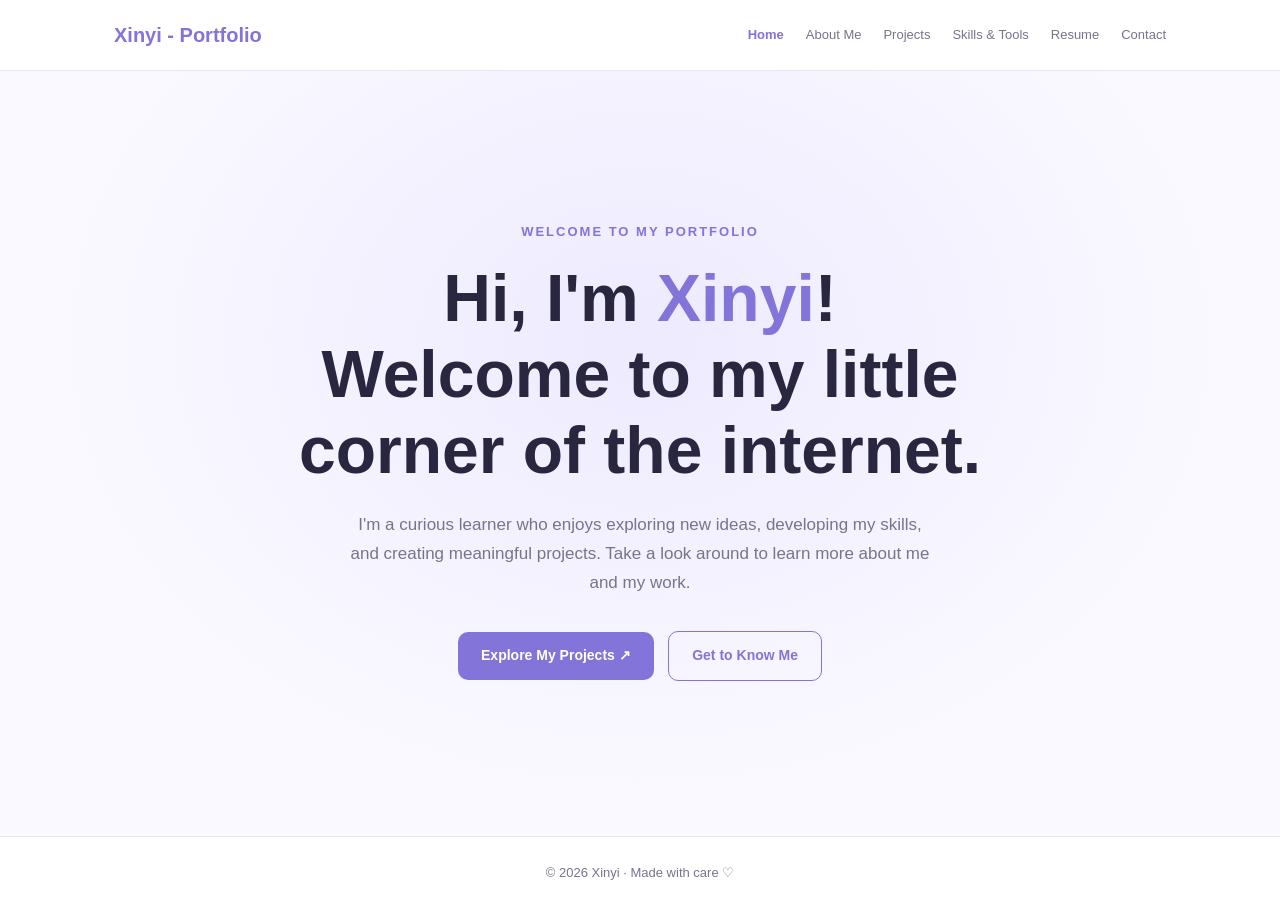
<file: index.html>
<!DOCTYPE html>
<html lang="en">
<head>
  <meta charset="UTF-8">
  <meta name="viewport" content="width=device-width, initial-scale=1.0">
  <meta name="description" content="Xinyi's personal portfolio">
  <title>Home | Xinyi</title>
  <link rel="stylesheet" href="style.css">
</head>
<body>

<header>
  <nav>
    <a class="logo" href="index.html">Xinyi - Portfolio </a>
    <div class="nav-links">
      <a class="active" href="index.html">Home</a>
      <a href="about.html">About Me</a>
      <a href="projects.html">Projects</a>
      <a href="skills.html">Skills &amp; Tools</a>
      <a href="resume.html">Resume</a>
      <a href="contact.html">Contact</a>
    </div>
  </nav>
</header>

<main>
  <section class="hero">
    <div class="hero-content">
      <p class="eyebrow">Welcome to my portfolio</p>

      <h1>
        Hi, I'm <span class="highlight">Xinyi</span>!
        <br>
        Welcome to my little corner of the internet.
      </h1>

      <p class="intro">
        I'm a curious learner who enjoys exploring new ideas,
        developing my skills, and creating meaningful projects.
        Take a look around to learn more about me and my work.
      </p>

      <a class="button" href="projects.html">Explore My Projects ↗</a>
      <a class="button button-outline" href="about.html">Get to Know Me</a>
    </div>
  </section>
</main>

<footer>
  <p>© 2026 Xinyi · Made with care ♡</p>
</footer>

</body>
</html>
</file>
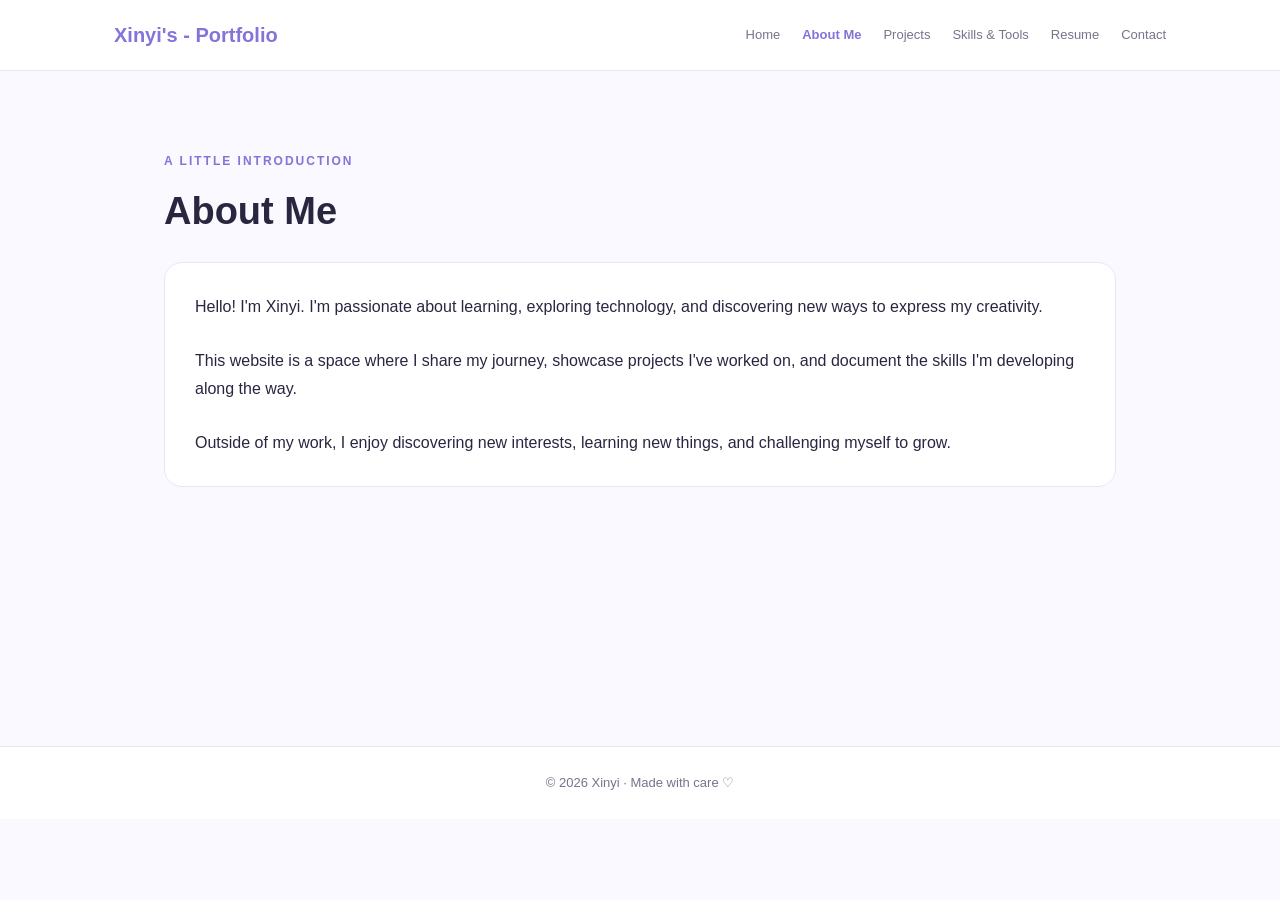
<file: about.html>
<!DOCTYPE html>
<html lang="en">
<head>
  <meta charset="UTF-8">
  <meta name="viewport" content="width=device-width, initial-scale=1.0">
  <title>About Me | Xinyi</title>
  <link rel="stylesheet" href="style.css">
</head>
<body>

<header>
  <nav>
    <a class="logo" href="index.html">Xinyi's - Portfolio</a>
    <div class="nav-links">
      <a href="index.html">Home</a>
      <a class="active" href="about.html">About Me</a>
      <a href="projects.html">Projects</a>
      <a href="skills.html">Skills &amp; Tools</a>
      <a href="resume.html">Resume</a>
      <a href="contact.html">Contact</a>
    </div>
  </nav>
</header>

<main class="container page-content">
  <p class="section-label">A little introduction</p>
  <h2>About Me</h2>

  <div class="about-box">
    <p>
      Hello! I'm Xinyi. I'm passionate about learning,
      exploring technology, and discovering new ways to
      express my creativity.
    </p>
    <br>
    <p>
      This website is a space where I share my journey,
      showcase projects I've worked on, and document the
      skills I'm developing along the way.
    </p>
    <br>
    <p>
      Outside of my work, I enjoy discovering new interests,
      learning new things, and challenging myself to grow.
    </p>
  </div>
</main>

<footer>
  <p>© 2026 Xinyi · Made with care ♡</p>
</footer>

</body>
</html>
</file>
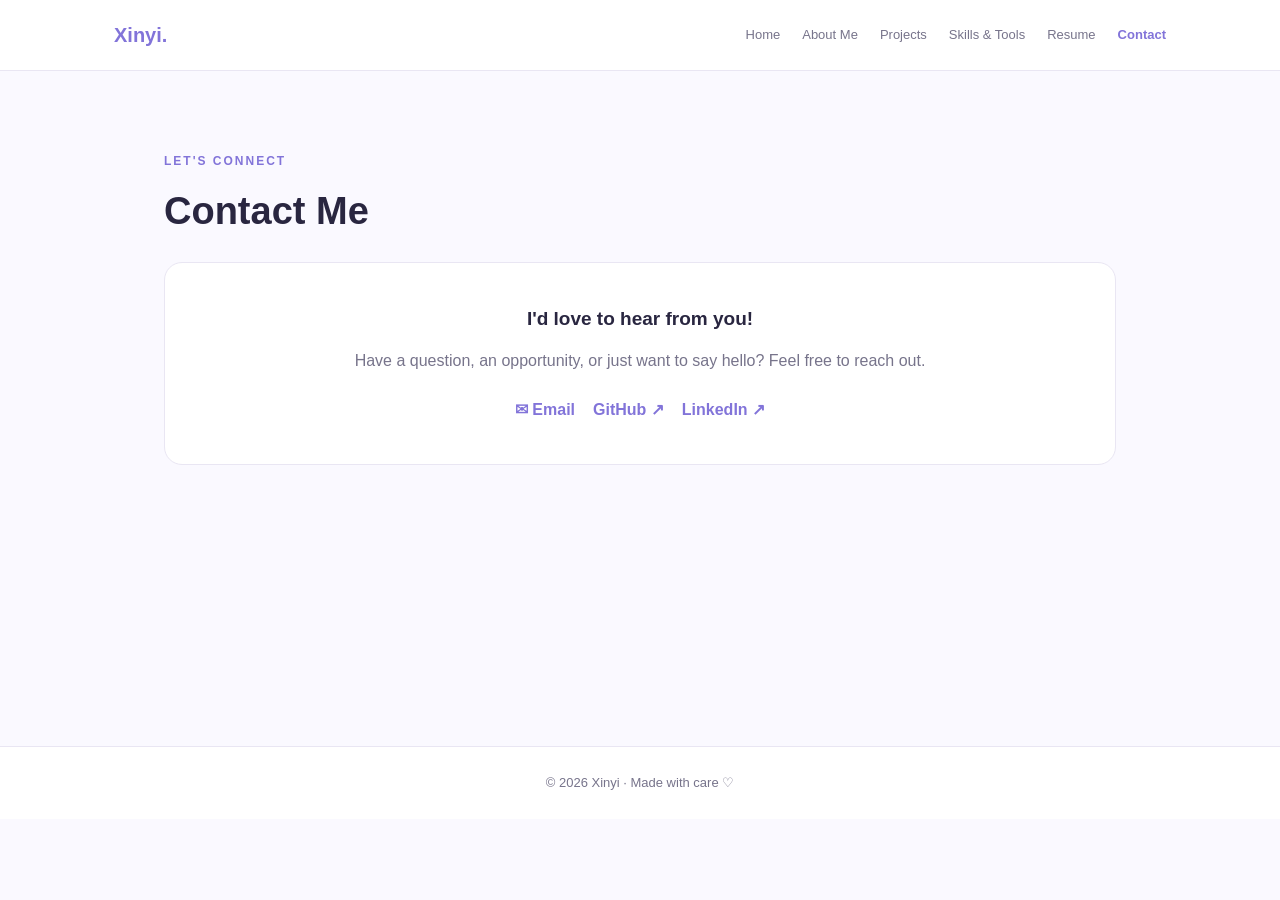
<file: contact.html>
<!DOCTYPE html>
<html lang="en">
<head>
  <meta charset="UTF-8">
  <meta name="viewport" content="width=device-width, initial-scale=1.0">
  <title>Contact | Xinyi</title>
  <link rel="stylesheet" href="style.css">
</head>
<body>

<header>
  <nav>
    <a class="logo" href="index.html">Xinyi.</a>
    <div class="nav-links">
      <a href="index.html">Home</a>
      <a href="about.html">About Me</a>
      <a href="projects.html">Projects</a>
      <a href="skills.html">Skills &amp; Tools</a>
      <a href="resume.html">Resume</a>
      <a class="active" href="contact.html">Contact</a>
    </div>
  </nav>
</header>

<main class="container page-content">
  <p class="section-label">Let's connect</p>
  <h2>Contact Me</h2>

  <div class="contact-box">
    <h3>I'd love to hear from you!</h3>

    <p class="section-description" style="margin: 12px auto;">
      Have a question, an opportunity, or just want to say
      hello? Feel free to reach out.
    </p>

    <div class="contact-links">

      <a href="mailto:your-email@example.com">
        ✉ Email
      </a>

      <a href="https://github.com/xinyi-xp"
         target="_blank"
         rel="noopener noreferrer">
        GitHub ↗
      </a>

      <a href="https://www.linkedin.com/"
         target="_blank"
         rel="noopener noreferrer">
        LinkedIn ↗
      </a>

    </div>
  </div>
</main>

<footer>
  <p>© 2026 Xinyi · Made with care ♡</p>
</footer>

</body>
</html>
</file>
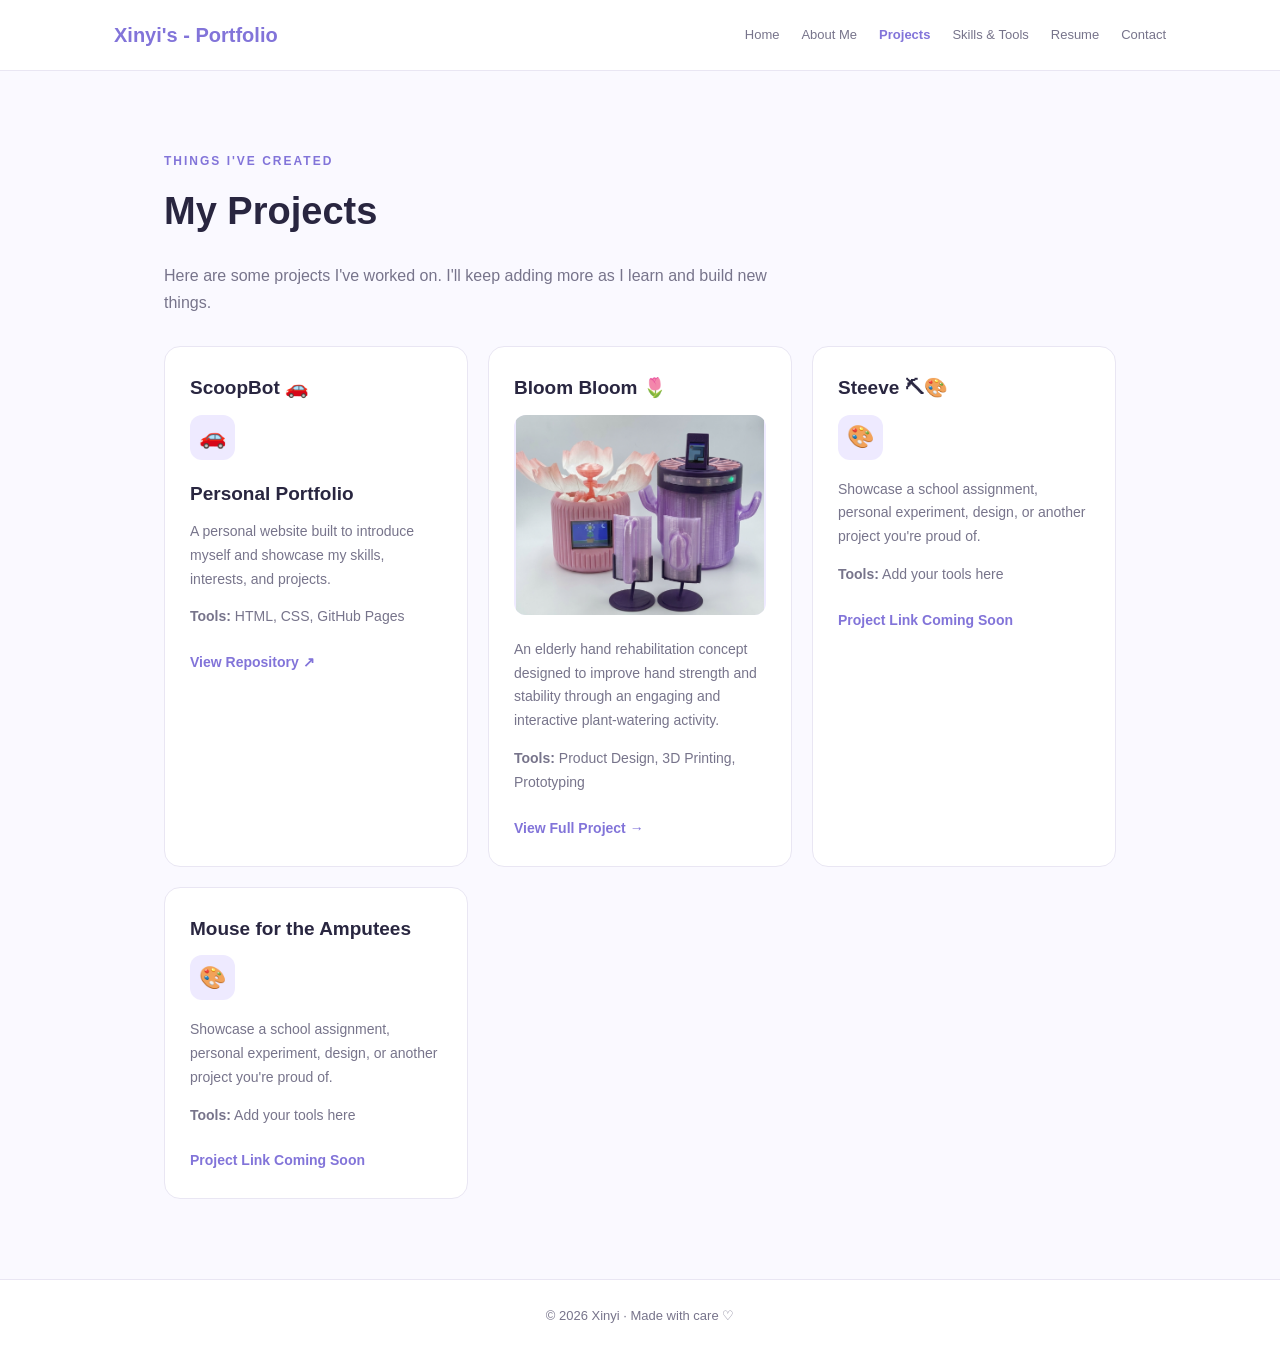
<file: projects.html>
<!DOCTYPE html>
<html lang="en">
<head>
  <meta charset="UTF-8">
  <meta name="viewport" content="width=device-width, initial-scale=1.0">
  <title>Projects | Xinyi</title>
  <link rel="stylesheet" href="style.css">
</head>
<body>

<header>
  <nav>
    <a class="logo" href="index.html">Xinyi's - Portfolio </a>
    <div class="nav-links">
      <a href="index.html">Home</a>
      <a href="about.html">About Me</a>
      <a class="active" href="projects.html">Projects</a>
      <a href="skills.html">Skills &amp; Tools</a>
      <a href="resume.html">Resume</a>
      <a href="contact.html">Contact</a>
    </div>
  </nav>
</header>

<main class="container page-content">
  <p class="section-label">Things I've created</p>
  <h2>My Projects</h2>

  <p class="section-description">
    Here are some projects I've worked on. I'll keep adding
    more as I learn and build new things.
  </p>

  <div class="grid">   
    
    <article class="card">
      <h3>ScoopBot 🚗</h3>
      <div class="icon">🚗</div>
      <h3>Personal Portfolio</h3>
      <p>
        A personal website built to introduce myself and
        showcase my skills, interests, and projects.
      </p>
      <p><strong>Tools:</strong> HTML, CSS, GitHub Pages</p>
      <a class="card-link"
         href="https://github.com/xinyi-xp/xinyi-xp.github.io"
         target="_blank"
         rel="noopener noreferrer">
        View Repository ↗
      </a>
    </article>

    <article class="card">
    <h3>Bloom Bloom 🌷</h3>

    <img
      src="Images/Bloom Bloom/fullset.jpeg"
      alt="Bloom Bloom Project"
      class="project-image"
    >

    <p>
      An elderly hand rehabilitation concept designed to
      improve hand strength and stability through an
      engaging and interactive plant-watering activity.
    </p>

    <p><strong>Tools:</strong> Product Design, 3D Printing, Prototyping</p>

    <a class="card-link" href="projects/bloombloom.html">
      View Full Project →
    </a>
    </article>

    <article class="card">
      <h3>Steeve ⛏🎨</h3>
      <div class="icon">🎨</div>
      
      <p>
        Showcase a school assignment, personal experiment,
        design, or another project you're proud of.
      </p>
      <p><strong>Tools:</strong> Add your tools here</p>
      <a class="card-link" href="contact.html">
        Project Link Coming Soon
      </a>
    </article>

    
     <article class="card">
      <h3>Mouse for the Amputees</h3>
      <div class="icon">🎨</div>
      
      <p>
        Showcase a school assignment, personal experiment,
        design, or another project you're proud of.
      </p>
      <p><strong>Tools:</strong> Add your tools here</p>
      <a class="card-link" href="contact.html">
        Project Link Coming Soon
      </a>
    </article>

  </div>
</main>

<footer>
  <p>© 2026 Xinyi · Made with care ♡</p>
</footer>

</body>
</html>
</file>
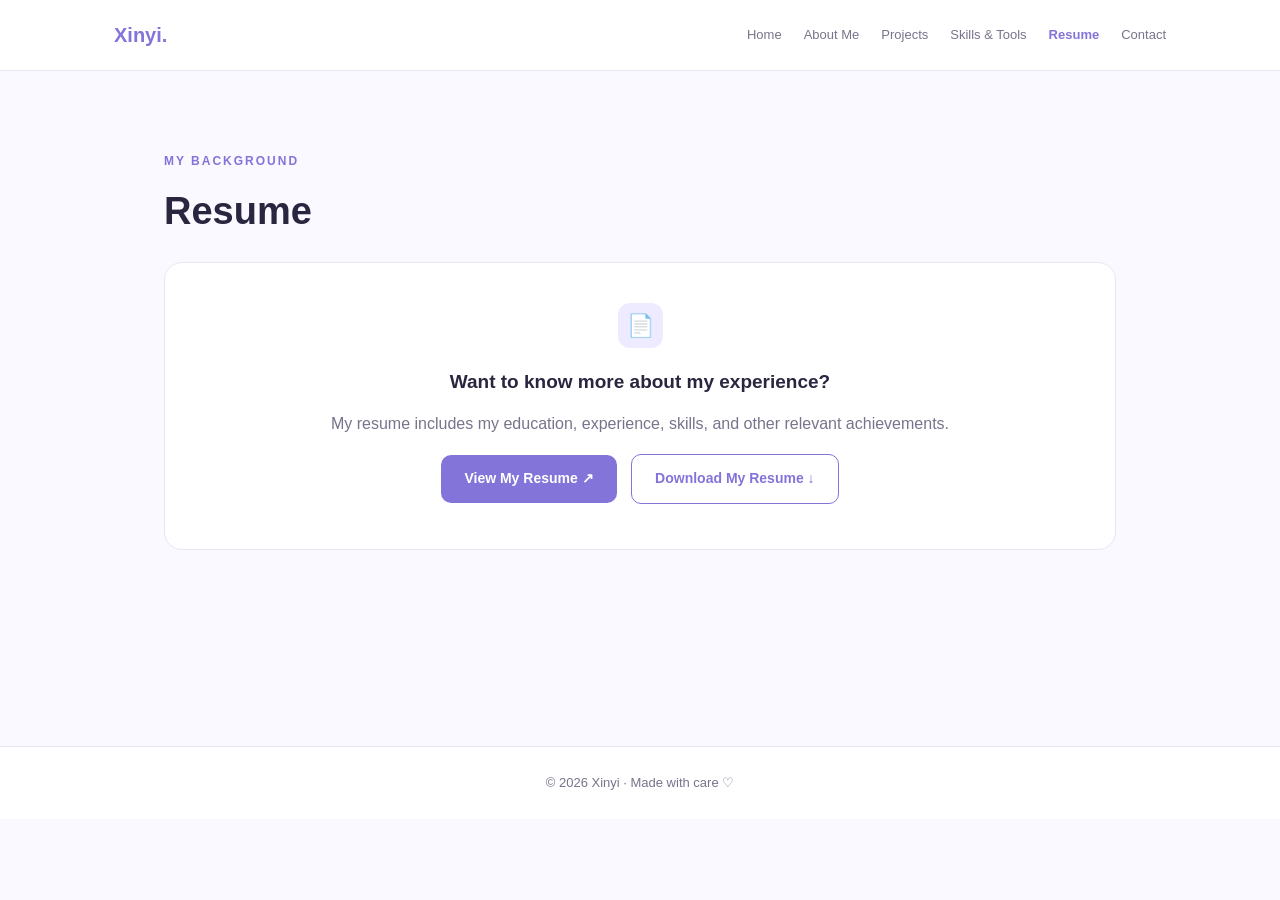
<file: resume.html>
<!DOCTYPE html>
<html lang="en">
<head>
  <meta charset="UTF-8">
  <meta name="viewport" content="width=device-width, initial-scale=1.0">
  <title>Resume | Xinyi</title>
  <link rel="stylesheet" href="style.css">
</head>
<body>

<header>
  <nav>
    <a class="logo" href="index.html">Xinyi.</a>
    <div class="nav-links">
      <a href="index.html">Home</a>
      <a href="about.html">About Me</a>
      <a href="projects.html">Projects</a>
      <a href="skills.html">Skills &amp; Tools</a>
      <a class="active" href="resume.html">Resume</a>
      <a href="contact.html">Contact</a>
    </div>
  </nav>
</header>

<main class="container page-content">
  <p class="section-label">My background</p>
  <h2>Resume</h2>

  <div class="resume-box">
    <div class="icon" style="margin: 0 auto 18px;">📄</div>

    <h3>Want to know more about my experience?</h3>

    <p class="section-description" style="margin: 12px auto;">
      My resume includes my education, experience, skills,
      and other relevant achievements.
    </p>

    <a class="button"
       href="resume.pdf"
       target="_blank"
       rel="noopener noreferrer">
      View My Resume ↗
    </a>

    <a class="button button-outline"
       href="resume.pdf"
       download>
      Download My Resume ↓
    </a>
  </div>
</main>

<footer>
  <p>© 2026 Xinyi · Made with care ♡</p>
</footer>

</body>
</html>
</file>
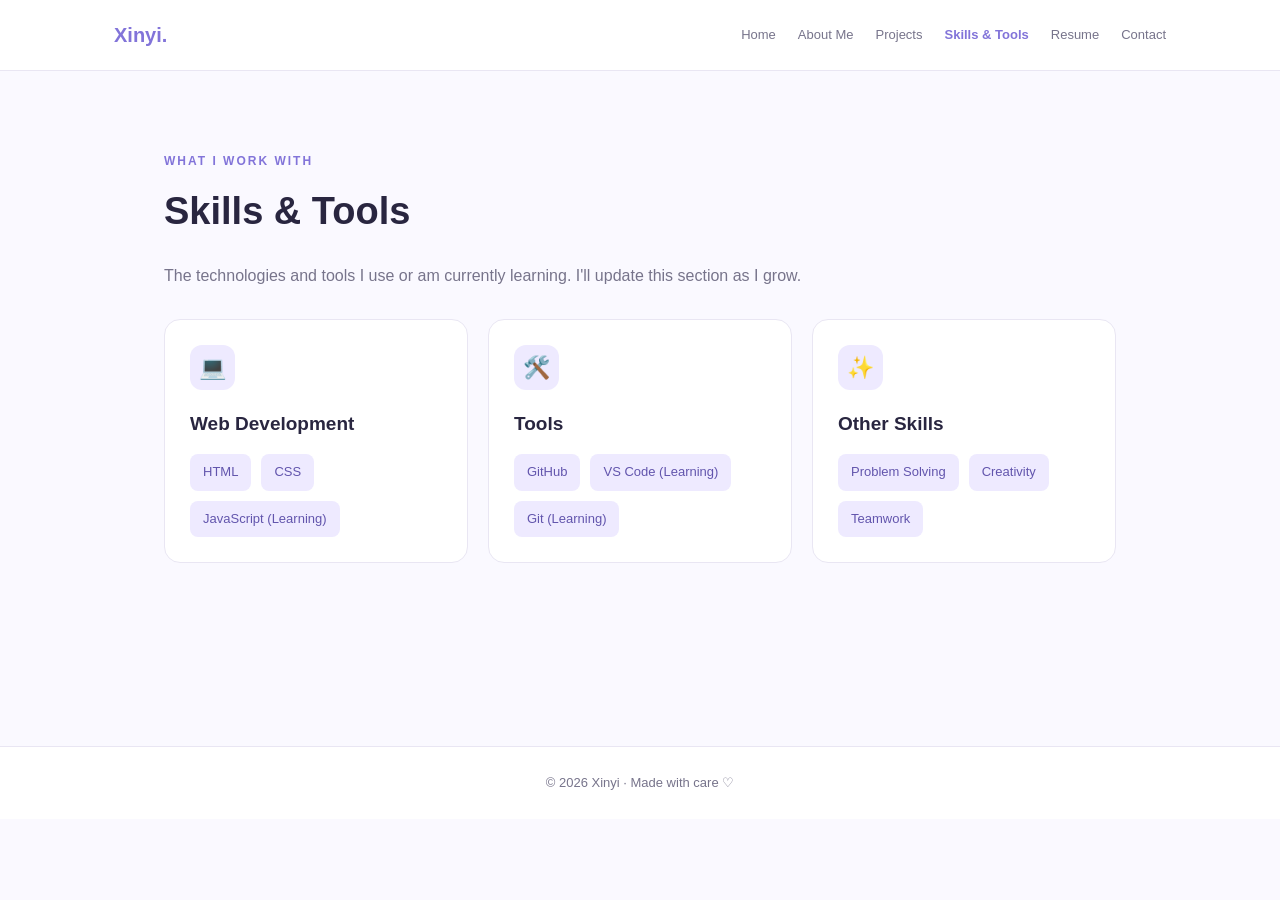
<file: skills.html>
<!DOCTYPE html>
<html lang="en">
<head>
  <meta charset="UTF-8">
  <meta name="viewport" content="width=device-width, initial-scale=1.0">
  <title>Skills &amp; Tools | Xinyi</title>
  <link rel="stylesheet" href="style.css">
</head>
<body>

<header>
  <nav>
    <a class="logo" href="index.html">Xinyi.</a>
    <div class="nav-links">
      <a href="index.html">Home</a>
      <a href="about.html">About Me</a>
      <a href="projects.html">Projects</a>
      <a class="active" href="skills.html">Skills &amp; Tools</a>
      <a href="resume.html">Resume</a>
      <a href="contact.html">Contact</a>
    </div>
  </nav>
</header>

<main class="container page-content">
  <p class="section-label">What I work with</p>
  <h2>Skills &amp; Tools</h2>

  <p class="section-description">
    The technologies and tools I use or am currently
    learning. I'll update this section as I grow.
  </p>

  <div class="grid">

    <div class="card">
      <div class="icon">💻</div>
      <h3>Web Development</h3>
      <div class="skill-list">
        <span class="skill">HTML</span>
        <span class="skill">CSS</span>
        <span class="skill">JavaScript (Learning)</span>
      </div>
    </div>

    <div class="card">
      <div class="icon">🛠️</div>
      <h3>Tools</h3>
      <div class="skill-list">
        <span class="skill">GitHub</span>
        <span class="skill">VS Code (Learning)</span>
        <span class="skill">Git (Learning)</span>
      </div>
    </div>

    <div class="card">
      <div class="icon">✨</div>
      <h3>Other Skills</h3>
      <div class="skill-list">
        <span class="skill">Problem Solving</span>
        <span class="skill">Creativity</span>
        <span class="skill">Teamwork</span>
      </div>
    </div>

  </div>
</main>

<footer>
  <p>© 2026 Xinyi · Made with care ♡</p>
</footer>

</body>
</html>
</file>
<file: style.css>
:root {
  --bg: #faf9ff;
  --surface: #ffffff;
  --primary: #8274d9;
  --primary-light: #eeeaff;
  --text: #292640;
  --muted: #77748b;
  --border: #e9e6f3;
}

* {
  box-sizing: border-box;
  margin: 0;
  padding: 0;
}

html {
  scroll-behavior: smooth;
}

body {
  font-family: Arial, Helvetica, sans-serif;
  background: var(--bg);
  color: var(--text);
  line-height: 1.7;
}

a {
  color: inherit;
  text-decoration: none;
}

/* Navigation */
header {
  position: sticky;
  top: 0;
  z-index: 100;
  background: rgba(255, 255, 255, 0.96);
  border-bottom: 1px solid var(--border);
  backdrop-filter: blur(12px);
}

nav {
  max-width: 1100px;
  margin: auto;
  padding: 18px 24px;
  display: flex;
  justify-content: space-between;
  align-items: center;
  gap: 20px;
}

.logo {
  font-size: 20px;
  font-weight: bold;
  color: var(--primary);
  white-space: nowrap;
}

.nav-links {
  display: flex;
  align-items: center;
  gap: 22px;
  flex-wrap: wrap;
}

.nav-links a {
  font-size: 13px;
  color: var(--muted);
  transition: color 0.2s;
}

.nav-links a:hover,
.nav-links a.active {
  color: var(--primary);
  font-weight: bold;
}

/* General layout */
.container {
  max-width: 1000px;
  margin: auto;
  padding: 80px 24px;
}

.page-content {
  min-height: 75vh;
}

.hero {
  min-height: 85vh;
  display: flex;
  align-items: center;
  justify-content: center;
  text-align: center;
  padding: 90px 24px;
  background: radial-gradient(
    ellipse at 50% 35%,
    #eeeaff 0%,
    #faf9ff 65%
  );
}

.hero-content {
  max-width: 720px;
}

.eyebrow {
  color: var(--primary);
  font-size: 13px;
  font-weight: bold;
  letter-spacing: 2px;
  text-transform: uppercase;
  margin-bottom: 18px;
}

h1 {
  font-size: clamp(38px, 7vw, 66px);
  line-height: 1.15;
  margin-bottom: 22px;
}

h2 {
  font-size: clamp(28px, 4vw, 38px);
  margin-bottom: 18px;
}

h3 {
  font-size: 19px;
  margin-bottom: 10px;
}

.highlight {
  color: var(--primary);
}

.intro {
  max-width: 590px;
  margin: 0 auto 28px;
  color: var(--muted);
  font-size: 17px;
}

.button {
  display: inline-block;
  background: var(--primary);
  color: white;
  padding: 12px 23px;
  border-radius: 10px;
  font-size: 14px;
  font-weight: bold;
  margin: 5px;
  transition: transform 0.2s, opacity 0.2s;
}

.button:hover {
  transform: translateY(-2px);
  opacity: 0.9;
}

.button-outline {
  background: transparent;
  color: var(--primary);
  border: 1px solid var(--primary);
}

.section-label {
  color: var(--primary);
  font-size: 12px;
  font-weight: bold;
  letter-spacing: 2px;
  text-transform: uppercase;
  margin-bottom: 8px;
}

.section-description {
  color: var(--muted);
  max-width: 650px;
  margin-bottom: 30px;
}

.center {
  text-align: center;
}

.center .section-description {
  margin-left: auto;
  margin-right: auto;
}

/* Cards and grids */
.grid {
  display: grid;
  grid-template-columns: repeat(
    auto-fit,
    minmax(min(100%, 250px), 1fr)
  );
  gap: 20px;
  margin-top: 28px;
}

.card {
  padding: 25px;
  background: var(--surface);
  border: 1px solid var(--border);
  border-radius: 16px;
  transition: transform 0.2s, box-shadow 0.2s;
}

.card:hover {
  transform: translateY(-4px);
  box-shadow: 0 12px 30px rgba(70, 55, 130, 0.08);
}

.card p {
  color: var(--muted);
  font-size: 14px;
  margin-bottom: 14px;
}

.card-link {
  display: inline-block;
  color: var(--primary);
  font-weight: bold;
  font-size: 14px;
  margin-top: 8px;
}

.icon {
  width: 45px;
  height: 45px;
  display: grid;
  place-items: center;
  border-radius: 12px;
  background: var(--primary-light);
  font-size: 22px;
  margin-bottom: 18px;
}

/* Project Images */
.project-image {
  width: 100%;
  max-height: 200px;
  object-fit: contain;
  border-radius: 12px;
  margin-bottom: 15px;
  background: var(--primary-light);
}

/* About */
.about-box {
  background: white;
  border: 1px solid var(--border);
  border-radius: 18px;
  padding: 30px;
}

/* Skills */
.skill-list {
  display: flex;
  flex-wrap: wrap;
  gap: 10px;
  margin-top: 14px;
}

.skill {
  background: var(--primary-light);
  color: #6255ad;
  padding: 7px 13px;
  border-radius: 8px;
  font-size: 13px;
}

/* Resume and contact */
.resume-box,
.contact-box {
  text-align: center;
  padding: 40px 24px;
  background: white;
  border: 1px solid var(--border);
  border-radius: 18px;
}

.contact-links {
  display: flex;
  justify-content: center;
  flex-wrap: wrap;
  gap: 18px;
  margin-top: 22px;
  color: var(--primary);
  font-weight: bold;
}

footer {
  text-align: center;
  padding: 25px;
  border-top: 1px solid var(--border);
  color: var(--muted);
  font-size: 13px;
  background: white;
}

/* Mobile responsive design */
@media (max-width: 760px) {
  nav {
    flex-direction: column;
    gap: 12px;
    padding: 15px 12px;
  }

  .nav-links {
    justify-content: center;
    gap: 12px 16px;
  }

  .nav-links a {
    font-size: 12px;
  }

  .container {
    padding: 60px 20px;
  }

  .hero {
    min-height: 75vh;
  }
}
</file>
